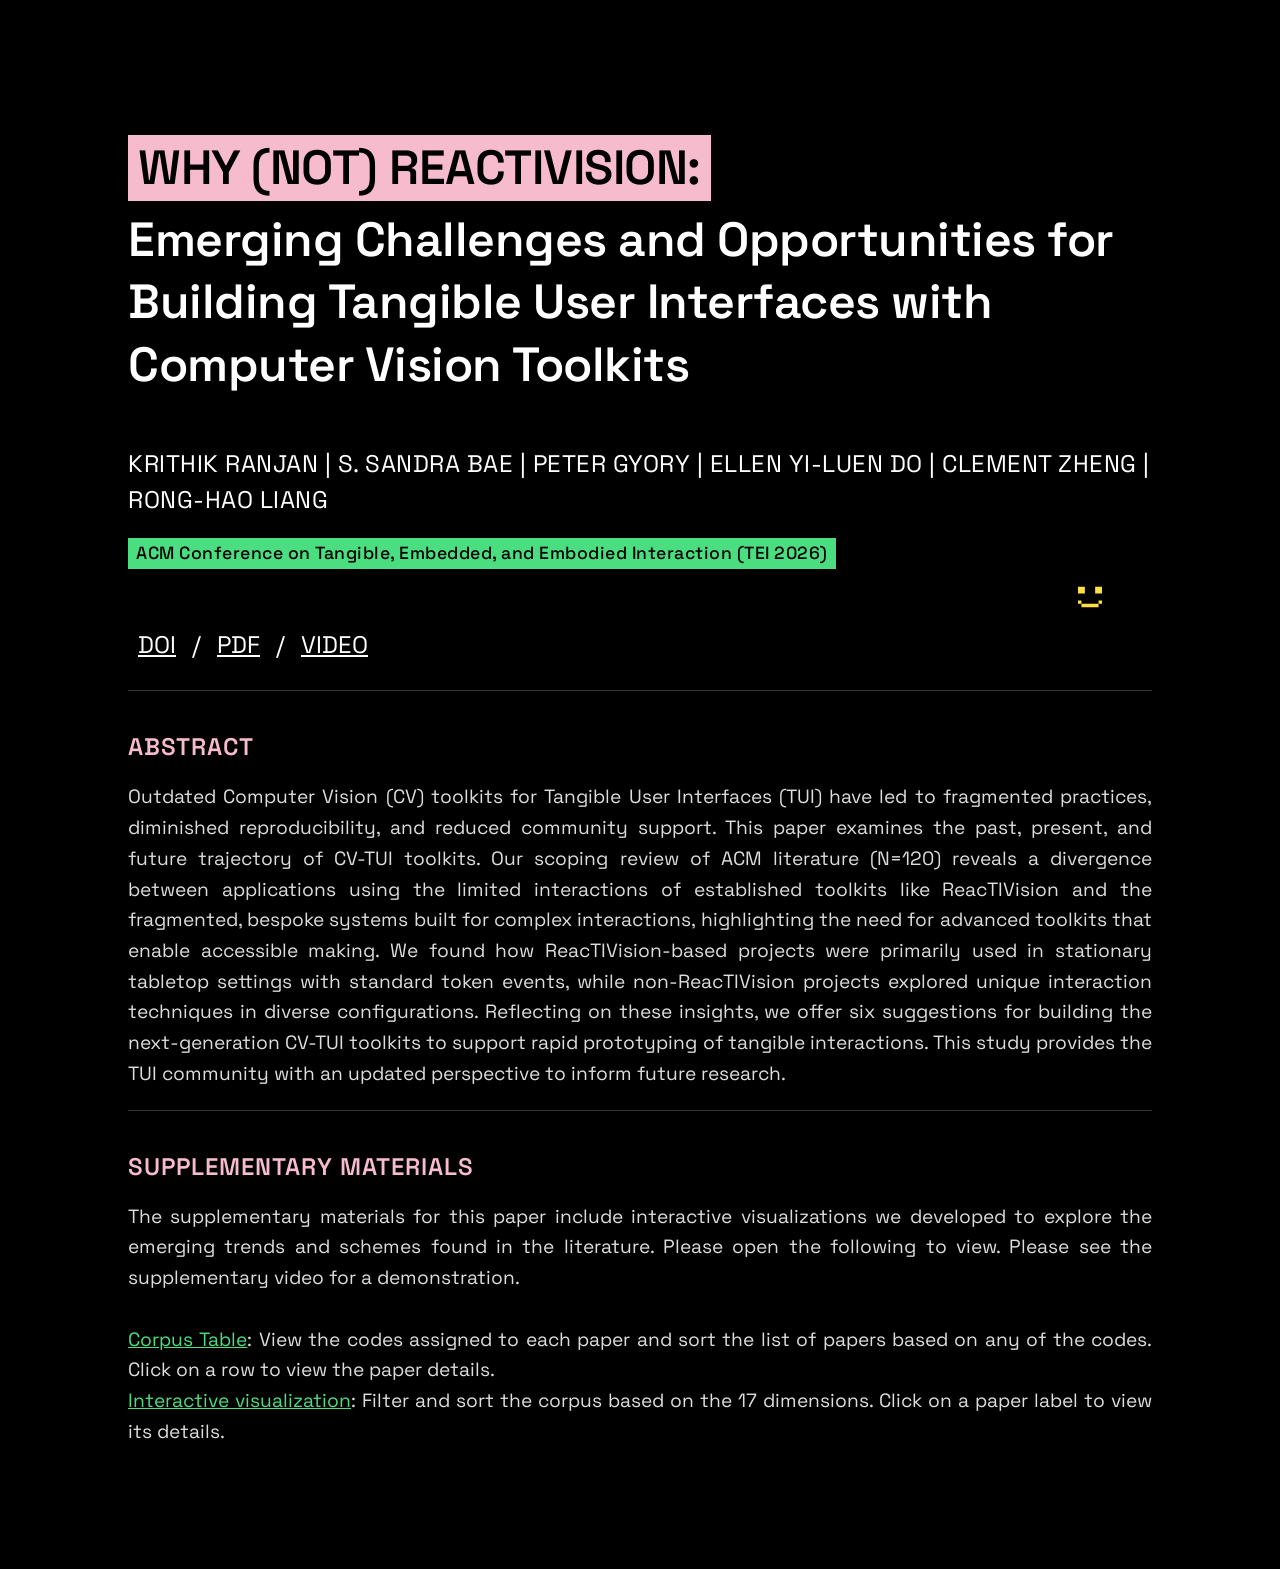
<file: index.html>
<!DOCTYPE html>
<html lang="en">
<head>
    <meta charset="UTF-8">
    <meta name="viewport" content="width=device-width, initial-scale=1.0">
    <title>Why (Not) ReacTIVision - Project Page</title>
    <style>
        body {
            background-color: #000000;
            color: #ffffff;
            font-family: "Space Grotesk", sans-serif;
            margin: 0;
            padding: 8vw 10vw;
            line-height: 1.3;
        }

        .container {
            max-width: 1100px;
            position: relative;
        }

        h1 {
            font-size: 3rem;
            font-weight: 600;
            margin-bottom: 50px;
            letter-spacing: -0.5px;
        }

        .highlight-pink {
            background-color: #f7bbce;
            color: #000000;
            padding: 2px 10px;
            display: inline-block;
            margin-bottom: 8px;
        }

        .authors {
            font-size: 1.5rem;
            margin-bottom: 20px;
            letter-spacing: 0.5px;
            line-height: 1.5;
        }

        .authors span {
            text-decoration: underline;
            text-underline-offset: 4px;
        }

        .links {
            font-size: 1.5rem;
            color: #fff;
            margin-bottom: 30px;
        }

        .links a {
            color: #fff;
            text-decoration: underline;
            margin-right: 10px;
            margin-left: 10px;
        }

        .links a:hover {
            text-decoration: none;
        }

        .highlight-green {
            background-color: #4ade80;
            color: #000000;
            padding: 4px 8px;
            font-size: 1.1rem;
            font-weight: 500;
            display: inline-block;
            margin-bottom: 60px;
            letter-spacing: 0.5px;
        }

        /* Abstract Section */
        .abstract-container {
            border-top: 1px solid #333;
            padding-top: 40px;
            margin-top: 20px;
        }

        .abstract-title {
            color: #f7bbce; /* Matches the pink highlight */
            font-size: 1.5rem;
            margin-bottom: 20px;
            font-weight: 600;
            text-transform: uppercase;
            letter-spacing: 1px;
        }

        .abstract-text {
            color: #ddd;
            font-size: 1.2rem;
            line-height: 1.6;
            text-align: justify;
        }

        .abstract-text a {
            color: #4ade80; /* Matches the green highlight */
            text-decoration: underline;
        }

        /* Decorative Pixel Faces */
        .pixel-face {
            position: absolute;
            width: 24px;
            height: 24px;
        }
        .face-green { top: -20px; right: -200px; fill: #4ade80; }
        .face-pink { top: 250px; right: -400px; fill: #f7bbce; }
        .face-yellow { top: 450px; right: 50px; fill: #fde047; }

        @media (max-width: 768px) {
            h1 { font-size: 2rem; }
            .authors { font-size: 1rem; }
            .pixel-face { display: none; /* Hide decorative faces on mobile */ }
        }
    </style>

    <link rel="preconnect" href="https://fonts.googleapis.com">
    <link rel="preconnect" href="https://fonts.gstatic.com" crossorigin>
    <link href="https://fonts.googleapis.com/css2?family=Space+Grotesk:wght@300..700&display=swap" rel="stylesheet">
</head>
<body>

    <div class="container">
        <svg class="pixel-face face-green" viewBox="0 0 7 6" xmlns="http://www.w3.org/2000/svg">
            <path d="M0,0 h2 v2 h-2 z M5,0 h2 v2 h-2 z M0,4 h1 v1 h-1 z M6,4 h1 v1 h-1 z M1,5 h5 v1 h-5 z"/>
        </svg>
        <svg class="pixel-face face-pink" viewBox="0 0 7 6" xmlns="http://www.w3.org/2000/svg">
            <path d="M0,0 h2 v2 h-2 z M5,0 h2 v2 h-2 z M0,4 h1 v1 h-1 z M6,4 h1 v1 h-1 z M1,5 h5 v1 h-5 z"/>
        </svg>
        <svg class="pixel-face face-yellow" viewBox="0 0 7 6" xmlns="http://www.w3.org/2000/svg">
            <path d="M0,0 h2 v2 h-2 z M5,0 h2 v2 h-2 z M0,4 h1 v1 h-1 z M6,4 h1 v1 h-1 z M1,5 h5 v1 h-5 z"/>
        </svg>

        <header>
            <h1>
                <span class="highlight-pink">WHY (NOT) REACTIVISION:</span><br>
                Emerging Challenges and Opportunities for Building Tangible User Interfaces with              Computer Vision Toolkits
            </h1>
            
            <div class="authors">
                KRITHIK RANJAN | S. SANDRA BAE | PETER GYORY | ELLEN YI-LUEN DO |
                CLEMENT ZHENG | RONG-HAO LIANG
            </div>

            <div class="highlight-green">
                ACM Conference on Tangible, Embedded, and Embodied Interaction (TEI 2026)
            </div>

            <div class="links">
                <a href="https://doi.org/10.1145/3731459.3773326">DOI</a> /
                <a href="tei26-wnr.pdf">PDF</a> /
                <a href="https://youtu.be/1iAOrsyVrHw">VIDEO</a>
            </div>
        </header>

        <section class="abstract-container">
            <div class="abstract-title">Abstract</div>
            <p class="abstract-text">
                Outdated Computer Vision (CV) toolkits for Tangible User Interfaces (TUI) have led to fragmented practices, diminished reproducibility, and reduced community support. This paper examines the past, present, and future trajectory of CV-TUI toolkits. Our scoping review of ACM literature (N=120) reveals a divergence between applications using the limited interactions of established toolkits like ReacTIVision and the fragmented, bespoke systems built for complex interactions, highlighting the need for advanced toolkits that enable accessible making. We found how ReacTIVision-based projects were primarily used in stationary tabletop settings with standard token events, while non-ReacTIVision  projects explored unique interaction techniques in diverse configurations. Reflecting on these insights, we offer six suggestions for building the next-generation CV-TUI toolkits to support rapid prototyping of tangible interactions. This study provides the TUI community with an updated perspective to inform future research.
            </p>
        </section>

        <section class="abstract-container">
            <div class="abstract-title">Supplementary Materials</div>
            <p class="abstract-text">
                The supplementary materials for this paper include interactive visualizations we developed to explore the emerging trends and schemes found in the literature. Please open the following to view. Please see the supplementary video for a demonstration.<br><br>
                <a href="vis/table.html">Corpus Table</a>: View the codes assigned to each paper and sort the list of papers based on any of the codes. Click on a row to view the paper details.<br>
                <a href="vis/visualization.html">Interactive visualization</a>: Filter and sort the corpus based on the 17 dimensions. Click on a paper label to view its details.<br>
            </p>
        </section>
    </div>

</body>
</html>
</file>
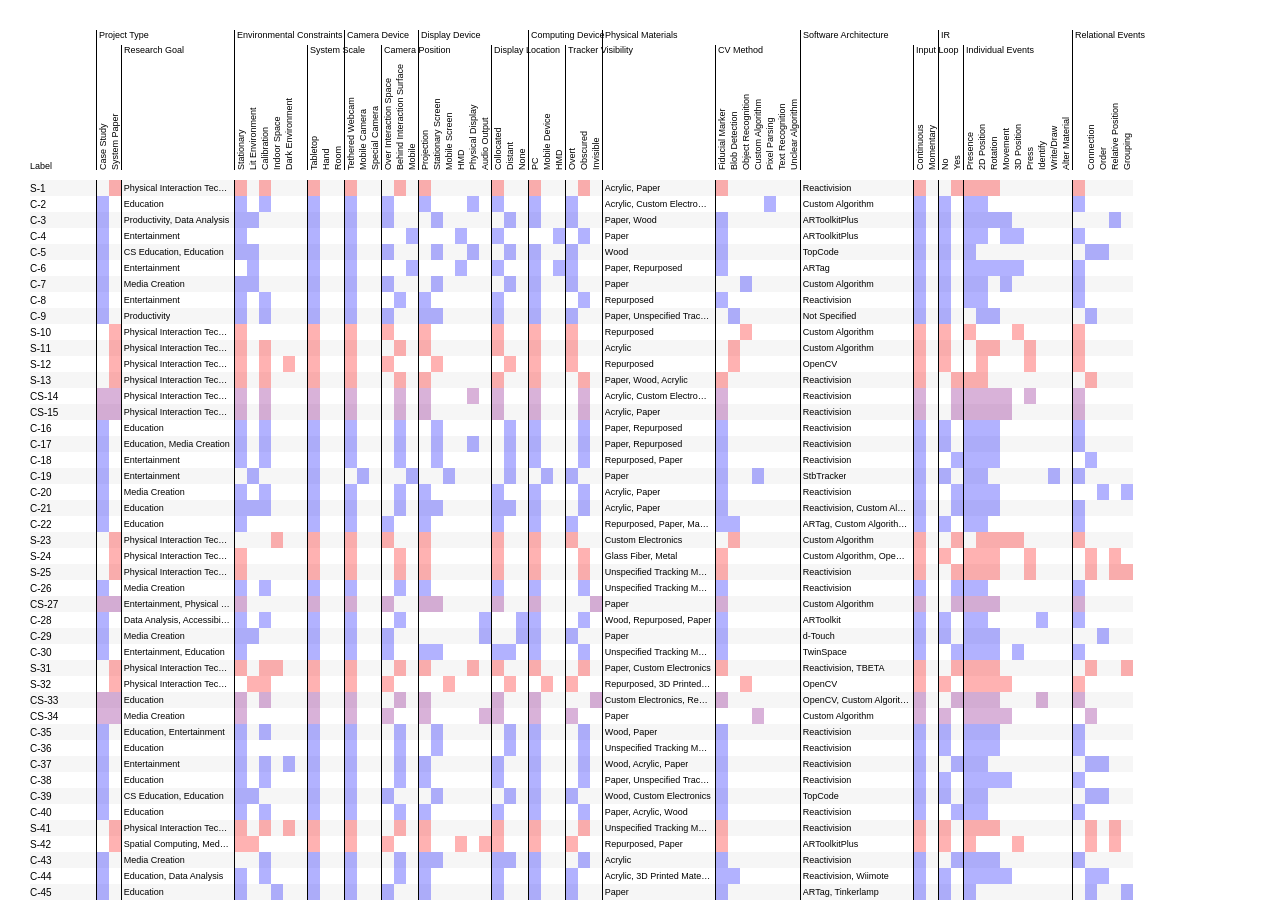
<file: vis/table.html>
<!DOCTYPE html>
<html lang="en">
  <head>
    <meta charset="utf-8" />
    <meta name="viewport" content="width=device-width, initial-scale=1" />

    <title>CV TUI Review - Code Table</title>

    <link rel="stylesheet" href="./table_style.css" />
    <script src="./data.js" defer></script>
    <script src="./table_script.js" defer></script>
  </head>
  <body>
    <div id="vis-container">
      <div id="vis-labels"></div>
      <div id="vis"></div>
      <div id="vis-dist"></div>
      <div id="vis-padding"></div>
    </div>
    
    <div id="modal">
      
    </div>
  </body>
</html>
</file>
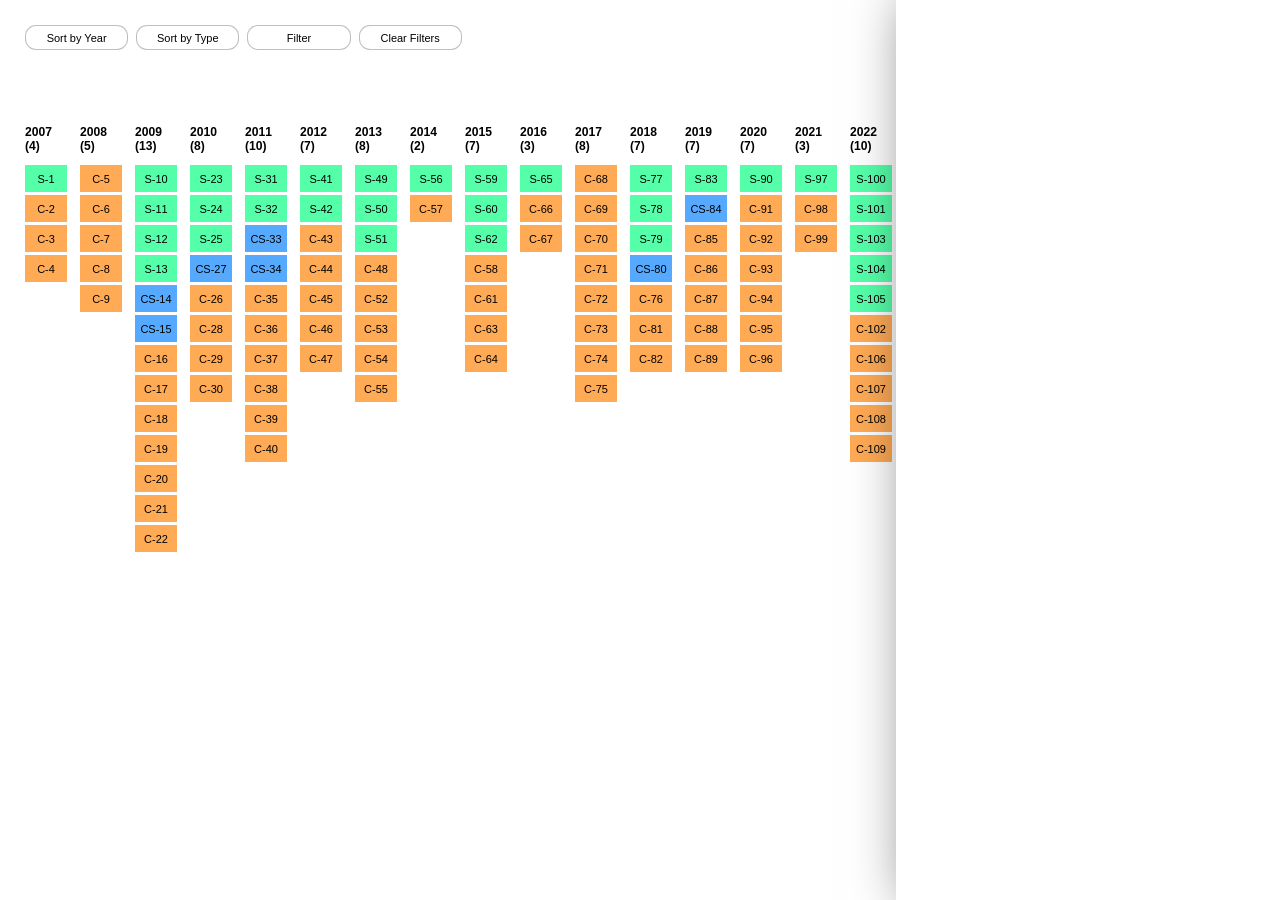
<file: vis/visualization.html>
<!DOCTYPE html>
<html lang="en">
  <head>

    <meta charset="utf-8" />
    <meta name="viewport" content="width=device-width, initial-scale=1" />

    <title>CV TUI Review - Visualization</title>

    <link rel="stylesheet" href="./vis_style.css" />
    <script src="./data.js" defer></script>
    <script src="./vis_script.js" defer></script>
  </head>
  <body>
    <div id="menu">
      <div id="menu-container">
        <div class="menu-item">
          <div class="button" id="sort-year">Sort by Year</div> 
          <div class="button" id="sort-type">Sort by Type</div>
          <div class="button" id="filter-btn">Filter</div>
          <div id="filter-info">
            
          </div>
          <div class="button" id="clear-filter-btn">Clear Filters</div>
        </div>
        <div class="menu-item" id="filter-bar">
          
        </div>
      </div>
    </div>
    
    <div id="vis-container">
      <div id="vis">
        <div id="vis-labels"></div>
      </div>
    </div>
    
    <div id="modal">
    </div>
    
  </body>
</html>
</file>
<file: vis/table_style.css>
:root {
    --gutter-A: 1rem;
    --code-width: 12px;
  }
  
  body {
    font-family: helvetica, sans-serif;
    font-size: 10px;
    font-weight: 400;
    padding: 0;
    margin: 0;
    box-sizing: border-box;
    overflow-x: auto; /* Allow horizontal scrolling on the body */
    overflow-y: hidden;
  }
  
  #vis-container {
    top: 0;
    left: 0;
    display: inline-block; /* Prevent breaking */
    white-space: nowrap; /* Prevent line breaks */
    overflow-x: auto; /* Allow horizontal scrolling */
    height: 100vh;
    min-width: 100vw;
  }
  
  #vis-labels {
    position: sticky;
    top: 0;
    margin: 0 30px 10px 30px;
    padding-top: 30px;
    z-index: 10;
    font-size: 0.9em;
    white-space: nowrap; /* Prevent line breaks */
    display: flex;
    align-items: bottom;
    background: rgba(255, 255, 255, 0.7);
  }
  
  #vis-labels div {
    position: relative;
    display: inline-block; /* Keep div inline with its children */
    align-items: bottom;
    min-height: 1px;
    overflow: show;
  }
  
  #vis-labels div span {
    position: absolute;
    display: block;
    height: 1em;
    bottom: 0;
    cursor: pointer;
  }
  
  #vis-labels .label-cat {
    width: fit-content;
    border-left: 1px solid black;
    display: flex;
    align-items: bottom;
    height: 140px;
    margin-top: 0px;
  }
  
  #vis-labels .label-cat:nth-child(odd) {
    height: 125px;
    margin-top: 15px;
  }
  
  #vis-labels .label {
    position: relative;
    width: var(--code-width);
    writing-mode: vertical-lr;
    transform: rotate(180deg);
    transform-origin: 44% 50%;
    cursor: pointer;
  }
  
  #vis-labels .label span {
    height: 100%;
  }
  
  #vis-labels .label-cat-title {
    position: absolute;
    top: 0;
    left: 2px;
    overflow: show;
    z-index: 1;
  }
  
  #vis-labels .label.code-text {
    transform: none;
  }
  
  .sort-active {
    font-weight: bold;
  }
  
  .sort-active span::after {
    content: " ■";
  }
  
  #vis-dist {
    position: sticky;
    top: 190px;
    margin: 10px 30px 10px 30px;
    z-index: 11;
    font-size: 0.9em;
    white-space: nowrap; /* Prevent line breaks */
    display: flex;
    align-items: bottom;
  }
  
  #vis-padding {
    position: relative;
    width: 100%;
    min-height: 100vh;
  }
  
  #vis-dist .dist-group {
    width: fit-content;
    border-left: 1px solid black;
    display: flex;
    align-items: bottom;
    height: 60px;
  }
  
  #vis-dist .dist {
    position: relative;
    width: var(--code-width);
    writing-mode: vertical-rl;
    transform: rotate(180deg);
    transform-origin: 50% 50%;
    cursor: pointer;
    display: flex;
    justify-content: right;
    background: #CCC;
  }
  
  #vis-dist .dist.code-text {
    background: none;
  }
  
  .item .code-text {
    font-size: 0.9em;
    /* font-family: "Inconsolata", monospace; */
    /* font-stretch: condensed; */
    padding: 0 0.4em 0 0.2em;
    box-sizing: border-box;
  }
  
  .item .code-text span {
    display: inline-block;
    text-overflow: ellipsis;
    white-space: nowrap;
    overflow: hidden;
  }
  
  .code-text-PhysicalMaterials {
    width: 7rem !important;
  }
  
  .code-text-SoftwareArchitecture {
    width: 7rem !important;
  }
  
  .code-text-ResearchGoal {
    width: 7rem !important;
  }
  
  #vis {
    margin: 0 30px;
    display: inline-block; /* Prevent breaking */
    white-space: nowrap; /* Prevent line breaks */
  }
  
  .item {
    position: relative;
    clear: both;
    margin: 0;
    padding: 0;
    height: 16px;
    width: fit-content;
    overflow: hidden;
    background: #FFFFFF;
    white-space: nowrap;
    display: flex;
    align-items: center;
    cursor: pointer;
  }
  
  .item:nth-child(odd) {
    background: #F6F6F6;
  }
  
  .item:hover {
    background: #DDDDDD;
  }
  
  .item.active {
    background: #BBBBBB;
  }
  
  .item div {
    position: relative;
    display: inline-flex; /* Use inline-flex to prevent breaking */
    overflow: hidden;
    white-space: nowrap;
    align-items: center;
    flex-shrink: 0; /* Prevent shrinking */
    height: 100%;
  }
  
  .title {
    width: 200px;
    margin-right: var(--gutter-A);
  }
  
  .authors {
    width: 100px;
    margin-right: var(--gutter-A);
  }
  
  .year {
    width: 30px;
    margin-right: var(--gutter-A);
  }
  
  .venue {
    width: 70px;
    margin-right: var(--gutter-A);
  }

  .label-data {
    width: 50px;
    margin-right: var(--gutter-A);
  }
  
  .item .code-cat {
    height: 100%;
    background: none;
    border: 0;
    border-left: 1px solid black;
    flex-shrink: 0; /* Prevent shrinking */
  }
  
  .item .code {
    width: var(--code-width);
    height: 100%;
    background: none;
  }
  
  .item.case .code-true {
    background: blue;
  }
  
  .item.sys .code-true {
    background: red;
  }
  
  .item.case-sys .code-true {
    background: purple;
  }
  
  .item .code-true {
    opacity: 0.3;
  }
  
  .item:hover .code-true {
    opacity: 0.5;
  }
  
  .item.active .code-true {
    opacity: 0.7;
  }
  
  
  #modal {
    position: absolute;
    top: 0;
    left: 0;
    margin: 50px calc(50vw - min(400px, 50vw));
    padding: 5em;
    background: white;
    box-shadow: 0 0 10px rgba(0, 0, 0, 0.2);
    width: min(800px, 100vw);
    height: fit-content;
    border-radius: 2em;
    display: none;
    z-index: 99;
  }
  
  #modal.active {
    display: block;
  }
  
  #modal div {
    position: relative;
    width: 100%;
    padding-bottom: 1rem;
  }
  
  
  #modal .info-title {
    font-size: 1.5em;
    font-weight: 600;
  }
  
  #modal .info-year {
    font-size: 1.5em;
  }
  
  #modal .info {
    font-size: 1.2em;
  }
  
  #modal .info-code {
    font-size: 1.1em;
    padding-bottom: 0.5rem;
    display: flex;
    align-items: center;
    justify-content: flex-start;
  }
  
  #modal .info-code span {
    display: inline-block;
    width: 65%;
  }
  
  #modal .info-code span.code-label {
    font-size: 0.9em;
    display: inline-block;
    width: 34%;
  }

@media print {
    * {
        print-color-adjust: exact; 
        overflow: visible;
    }

    #vis-container {
        overflow: visible;
    }

    #modal {
        display: none;
    }
}
</file>
<file: vis/vis_style.css>
:root {
  --menu-height: 100px;
}

body {
  font-family: helvetica, sans-serif;
  font-size: 11px;
  font-weight: 400;
  padding: 0;
  margin: 0;
  box-sizing: border-box;
  width: 100vw;
}

#menu {
  position: absolute;
  top: 0;
  left: 0;
  width: 70%;
  padding: 25px;
  padding-bottom: 0;
  box-sizing: border-box;
  min-width: 800px;
  height: var(--menu-height);
  background: white;
  z-index: 50;
  transition: all 150ms ease-in-out;
}

#menu-container {
  position: relative;
  width: 100%;
  height: 100%;
}

.menu-item {
  position: relative;
  float: left;
  clear: both;
  width: 100%;
  margin-bottom: 0.5em;
}

#filter-info {
  position: relative;
  float: left;
  display: inline-block;
  margin-right: 1em;
}

#filter-bar {
  width: 100%;
  height: 0px;
  overflow-x: hidden;
  overflow-y: scroll;
}

#filter-bar.open {
  height: calc(100% - 50px);
}

#filter-bar .filter-category {
  position: relative;
  width: 100%;
  display: flex;
  align-items: flex-start;
  justify-content: flex-start;
  padding-top: 0.25em;
  border-top: 1px solid rgba(0, 0, 0, 0.05);
  margin-bottom: 1em;
}

#filter-bar .filter-category .filter-category-name {
  width: 15%;
  margin-right: 1em;
  cursor: pointer;
  position: relative;
  float: left;
  display: inline-block;
  padding: 0.2em 0.5em;
  border: 1px solid rgba(0, 0, 0, 0.05);
  font-weight: 600;
  transition: all 150ms ease-in-out;
  background: rgba(0, 0, 0, 0.1);
}

#filter-bar .filter-category .filter-category-name:hover {
  background: rgba(0, 0, 0, 0.2);
}

#filter-bar .filter-category .filter-category-items {
  width: 70%;
}

.filter-item {
  position: relative;
  float: left;
  display: inline-block;
  padding: 0.2em 0.5em;
  border: 1px solid rgba(0, 0, 0, 0.1);
  margin: 0 0.5em 0.5em 0;
  cursor: pointer;
  transition: all 150ms ease-in-out;
  background: white;
  color: black;
  opacity: 1.0;
}

.filter-item.filter-zero {
  opacity: 0.2;
}

.filter-item:hover {
  border: 1px solid rgba(0, 0, 0, 0.5);
}

.filter-item.active {
  border: 1px solid rgba(0, 0, 0, 0.5);
  background: black;
  color: white;
}

.button {
  position: relative;
  float: left;
  display: inline-block;
  padding: 0.5em 0.6em;
  margin-right: 0.5rem;
  margin-bottom: 0.5rem;
  border: 1px solid rgba(0, 0, 0, 0.25);
  width: 8em;
  text-align: center;
  border-radius: 1em;
  background: white;
  cursor: pointer;
  transition: all 150ms ease-in-out;
  user-select: none;
  color: black;
}

.button:hover {
  border: 1px solid rgba(0, 0, 0, 1.0);
  background: #FAFAFA;
}

.button.active {
  background: #222;
  color: white;
}

#modal {
  position: absolute;
  box-sizing: border-box;
  top: 0;
  right: 0;
  width: 30%;
  height: 100vh;
  padding: 50px;
  padding-top: 50px;
  z-index: 99;
  box-shadow: 10px 0px 50px 0px rgba(0, 0, 0, 0.5);
  background: white;
  overflow-x: hidden;
  overflow-y: scroll;
}

#modal div {
  position: relative;
  width: 100%;
  padding-bottom: 1rem;
}

#modal .info-label {
}

#modal .info-title {
  font-size: 1.5em;
  font-weight: 600;
}

#modal .info-year {
  font-size: 1.5em;
}

#modal .info {
  font-size: 1.2em;
}

#modal .info-code {
  font-size: 1.1em;
  padding-bottom: 0.5rem;
  display: flex;
  align-items: center;
  justify-content: flex-start;
}

#modal .info-code span {
  display: inline-block;
  width: 65%;
}

#modal .info-code span.code-label {
  font-size: 0.9em;
  display: inline-block;
  width: 34%;
}

#vis-container {
  position: absolute;
  top: var(--menu-height);
  left: 0px;
  width: 70%;
  box-sizing: border-box;
  min-width: 800px;
  height: calc(100% - var(--menu-height));
  padding: 25px 0 0 25px;
  overflow-y: show;
  overflow-x: scroll;
  transition: all 150ms ease-in-out;
}

#vis {
  position: relative;
}

#vis-labels {
  position: absolute;
  top: 0;
  left: 0;
  z-index: -1;
}

.label {
  position: absolute;
  font-weight: 600;
  font-size: 1.1em;
  display: flex;
}

.label.text-left {
  justify-content: flex-start;
  padding-right: 1em;
}

.label.text-center {
  justify-content: center;
}

.label.cat-title {
  font-size: 1.4em;
  font-weight: 200;
}

.item {
  position: absolute;
  top: 0;
  left: 0;
  user-select: none;
  cursor: pointer;
  width: 40px;
  height: 25px;
  border: 1px solid rgba(0, 0, 0, 0);
  align-items: center;
  justify-content: center;
  display: block;
  transition: all 150ms ease-in-out;
}

.item.selected {
  border: 1px solid rgba(0, 0, 0, 1.0);
  background: black;
  color: white;
}

.item.hidden {
  display: none;
}

.item.inactive {
  display: none;
}

.item .item-label {
  position: absolute;
  width: 100%;
  height: 100%;
  display: flex;
  justify-content: center;
  align-items: center;
}

.item .item-tooltip {
  color: black;
  position: absolute;
  top: 50%;
  left: 90%;
  width: 15em;
  padding: 0.4em 0.5em;
  background: rgba(255, 255, 255, 0.9);
  border: 1px solid rgba(0, 0, 0, 0.5);
  pointer-events: none;
  user-select: none;
  opacity: 0;
  z-index: -1;
  transition: all 200ms ease-in-out;
}

.item:hover {
  border: 1px solid black;
}

.item:hover .item-tooltip {
  display: block;
  opacity: 1.0;
  z-index: 99;
}

.type-C {
  background: #ffaa55;
}
.type-S {
  background: #55ffaa;
}
.type-CS {
  background: #55aaff;
}
@media print {
    * {
        print-color-adjust: exact; 
        overflow: visible;
    }

    #modal {
        display: none;
    }
}
</file>
